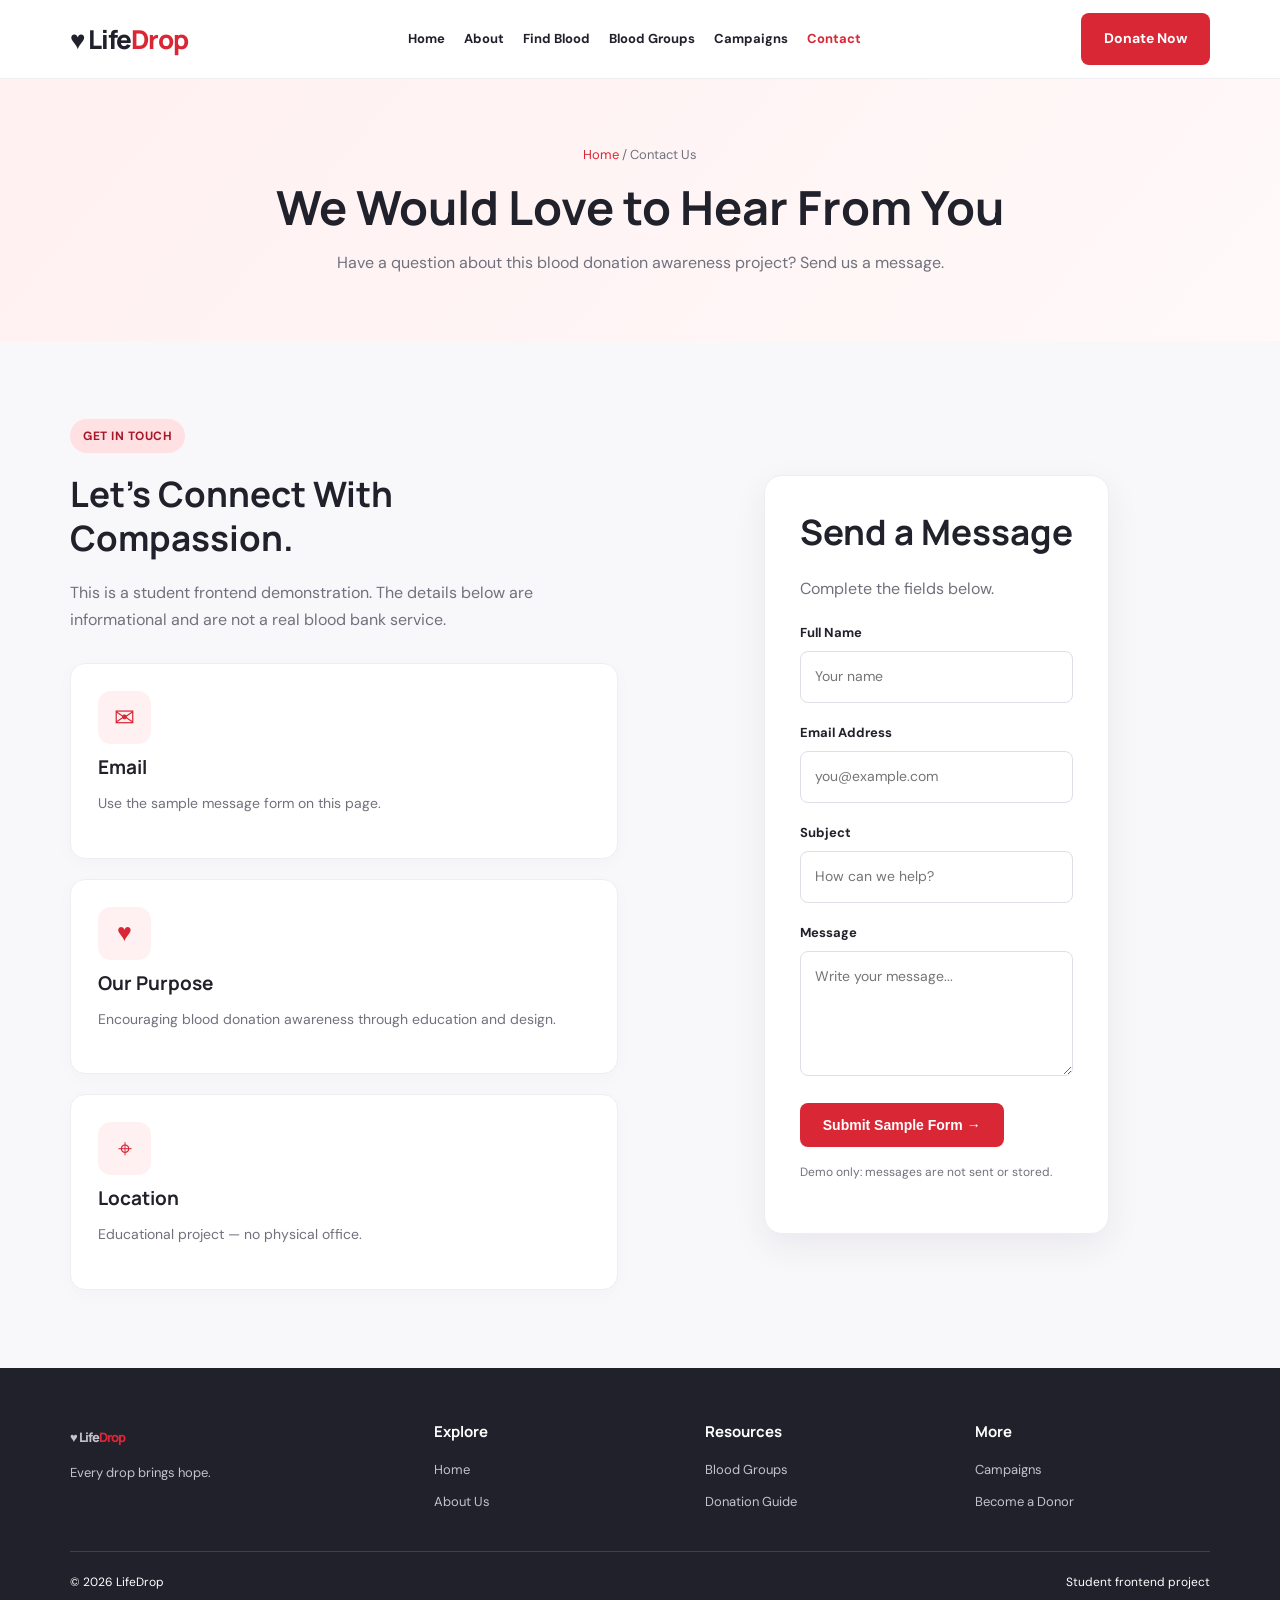
<file: contact.html>
<!DOCTYPE html>
<html lang="en">
<head>
<meta charset="UTF-8">
<meta name="viewport" content="width=device-width, initial-scale=1.0">
<title>Contact Us | LifeDrop</title>
<link rel="stylesheet" href="style.css">
</head>
<body>
<header class="navbar"><nav class="container nav-inner">
<a class="logo" href="index.html">♥ Life<span>Drop</span></a>
<div class="nav-links"><a href="index.html">Home</a><a href="about.html">About</a><a href="find-blood.html">Find Blood</a><a href="blood-groups.html">Blood Groups</a><a href="campaigns.html">Campaigns</a><a class="active" href="contact.html">Contact</a></div>
<a href="donate.html" class="btn btn-primary">Donate Now</a>
</nav></header>

<section class="page-hero"><div class="container">
<p class="breadcrumb"><a href="index.html">Home</a> / Contact Us</p>
<h1>We Would Love to Hear From You</h1>
<p>Have a question about this blood donation awareness project? Send us a message.</p>
</div></section>

<section class="section section-soft"><div class="container split">
<div><span class="eyebrow">GET IN TOUCH</span><h2>Let's Connect With Compassion.</h2><p class="muted">This is a student frontend demonstration. The details below are informational and are not a real blood bank service.</p>
<div class="card mt-30"><div class="icon-box">✉</div><h3>Email</h3><p>Use the sample message form on this page.</p></div>
<div class="card mt-20"><div class="icon-box">♥</div><h3>Our Purpose</h3><p>Encouraging blood donation awareness through education and design.</p></div>
<div class="card mt-20"><div class="icon-box">⌖</div><h3>Location</h3><p>Educational project — no physical office.</p></div>
</div>
<div class="form-card">
<h2>Send a Message</h2><p class="muted mt-20">Complete the fields below.</p>
<form action="#" method="get">
<div class="form-group mt-20"><label for="name">Full Name</label><input id="name" name="name" type="text" placeholder="Your name" required></div>
<div class="form-group"><label for="email">Email Address</label><input id="email" name="email" type="email" placeholder="you@example.com" required></div>
<div class="form-group"><label for="subject">Subject</label><input id="subject" name="subject" type="text" placeholder="How can we help?"></div>
<div class="form-group"><label for="message">Message</label><textarea id="message" name="message" placeholder="Write your message..." required></textarea></div>
<button class="btn btn-primary" type="submit">Submit Sample Form →</button>
<p class="form-note">Demo only: messages are not sent or stored.</p>
</form>
</div>
</div></section>

<footer class="footer"><div class="container"><div class="footer-grid">
<div><a class="logo" href="index.html">♥ Life<span>Drop</span></a><p>Every drop brings hope.</p></div>
<div><h3>Explore</h3><div class="footer-links"><a href="index.html">Home</a><a href="about.html">About Us</a></div></div>
<div><h3>Resources</h3><div class="footer-links"><a href="blood-groups.html">Blood Groups</a><a href="donation-guide.html">Donation Guide</a></div></div>
<div><h3>More</h3><div class="footer-links"><a href="campaigns.html">Campaigns</a><a href="donate.html">Become a Donor</a></div></div>
</div><div class="footer-bottom"><span>© 2026 LifeDrop</span><span>Student frontend project</span></div></div></footer>
</body>
</html>
</file>
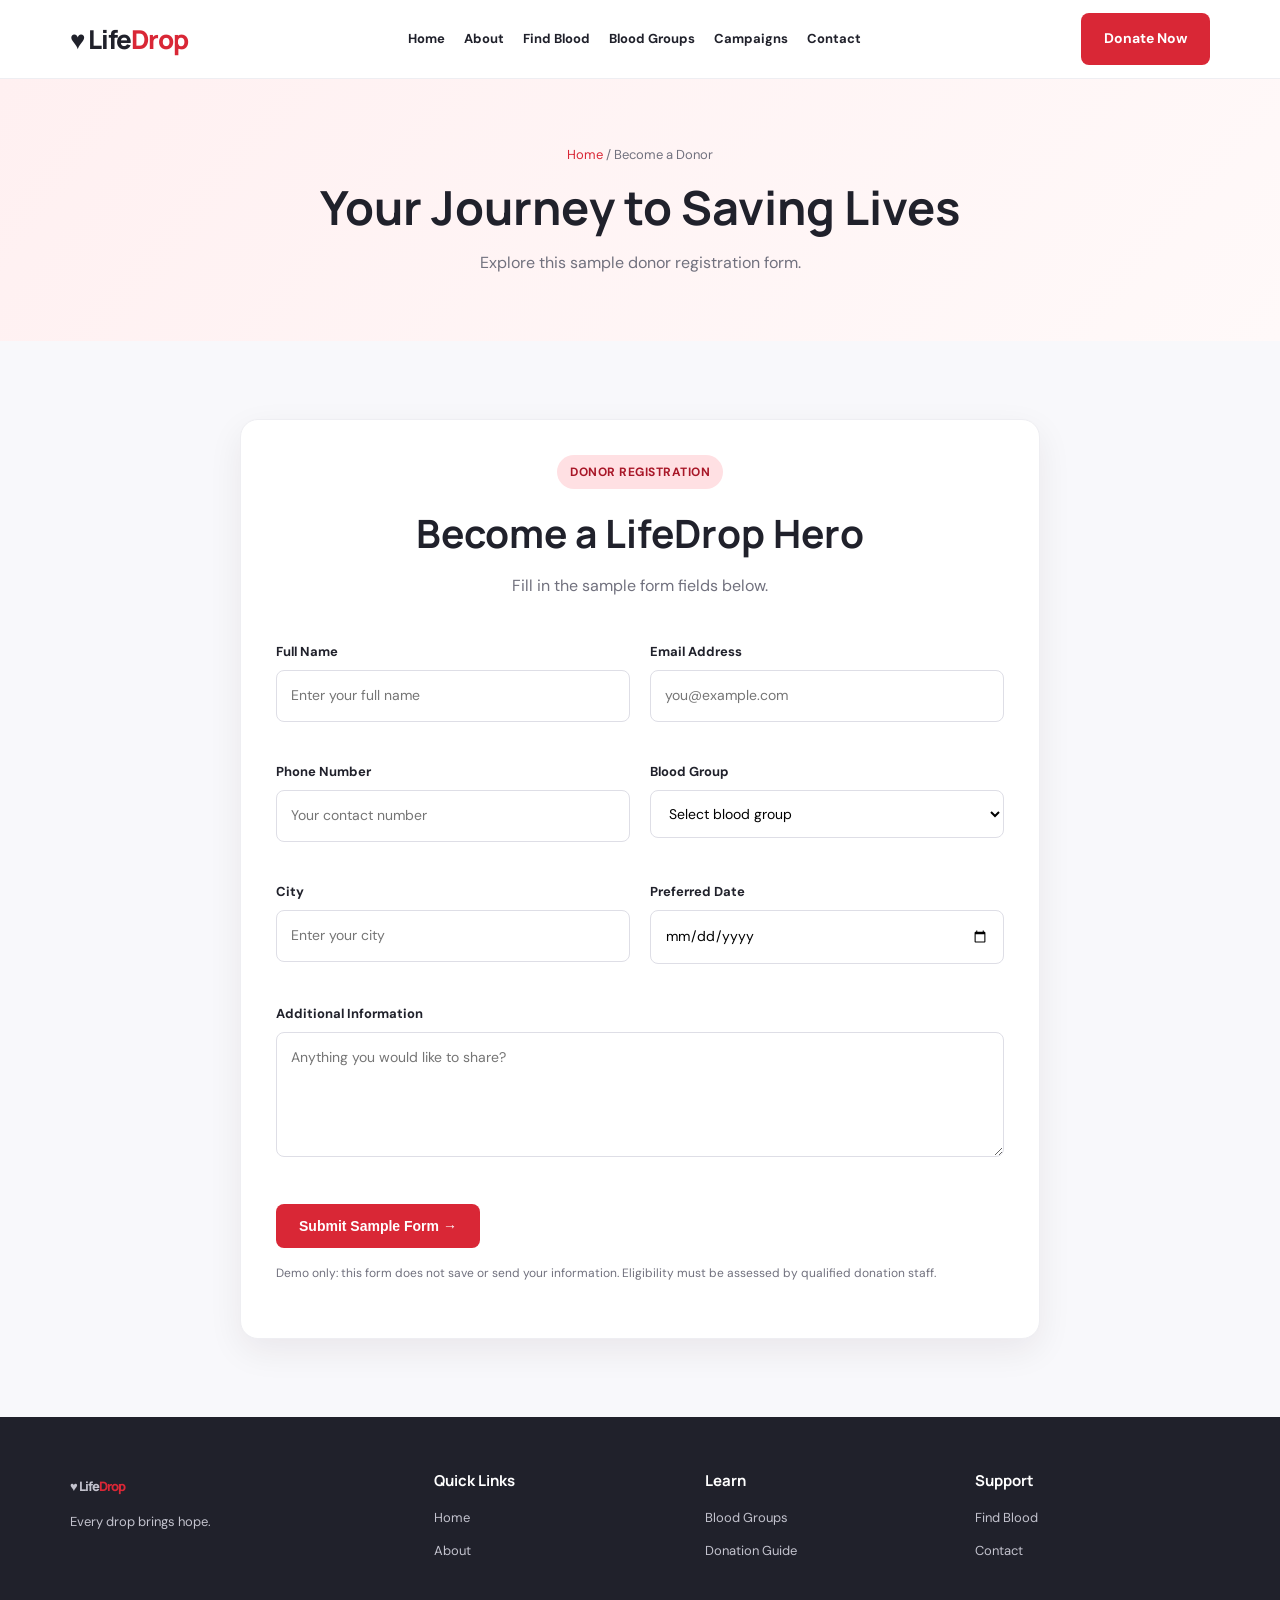
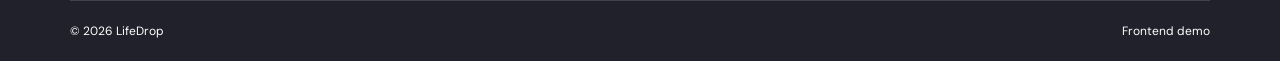
<file: donate.html>
<!DOCTYPE html>
<html lang="en">
<head>
<meta charset="UTF-8">
<meta name="viewport" content="width=device-width, initial-scale=1.0">
<title>Become a Donor | LifeDrop</title>
<link rel="stylesheet" href="style.css">
</head>
<body>
<header class="navbar"><nav class="container nav-inner">
<a class="logo" href="index.html">♥ Life<span>Drop</span></a>
<div class="nav-links"><a href="index.html">Home</a><a href="about.html">About</a><a href="find-blood.html">Find Blood</a><a href="blood-groups.html">Blood Groups</a><a href="campaigns.html">Campaigns</a><a href="contact.html">Contact</a></div>
<a href="donate.html" class="btn btn-primary">Donate Now</a>
</nav></header>

<section class="page-hero"><div class="container">
<p class="breadcrumb"><a href="index.html">Home</a> / Become a Donor</p>
<h1>Your Journey to Saving Lives</h1>
<p>Explore this sample donor registration form.</p>
</div></section>

<section class="section section-soft"><div class="container">
<div class="form-card">
<div class="section-head"><span class="eyebrow">DONOR REGISTRATION</span><h2>Become a LifeDrop Hero</h2><p>Fill in the sample form fields below.</p></div>
<form action="#" method="get">
<div class="form-grid">
<div class="form-group"><label for="name">Full Name</label><input id="name" name="name" type="text" placeholder="Enter your full name" required></div>
<div class="form-group"><label for="email">Email Address</label><input id="email" name="email" type="email" placeholder="you@example.com" required></div>
<div class="form-group"><label for="phone">Phone Number</label><input id="phone" name="phone" type="tel" placeholder="Your contact number"></div>
<div class="form-group"><label for="blood">Blood Group</label><select id="blood" name="blood" required><option value="">Select blood group</option><option>A+</option><option>A-</option><option>B+</option><option>B-</option><option>AB+</option><option>AB-</option><option>O+</option><option>O-</option></select></div>
<div class="form-group"><label for="city">City</label><input id="city" name="city" type="text" placeholder="Enter your city"></div>
<div class="form-group"><label for="date">Preferred Date</label><input id="date" name="date" type="date"></div>
<div class="form-group full"><label for="message">Additional Information</label><textarea id="message" name="message" placeholder="Anything you would like to share?"></textarea></div>
<div class="form-group full"><button type="submit" class="btn btn-primary">Submit Sample Form →</button><p class="form-note">Demo only: this form does not save or send your information. Eligibility must be assessed by qualified donation staff.</p></div>
</div>
</form>
</div>
</div></section>

<footer class="footer"><div class="container"><div class="footer-grid">
<div><a class="logo" href="index.html">♥ Life<span>Drop</span></a><p>Every drop brings hope.</p></div>
<div><h3>Quick Links</h3><div class="footer-links"><a href="index.html">Home</a><a href="about.html">About</a></div></div>
<div><h3>Learn</h3><div class="footer-links"><a href="blood-groups.html">Blood Groups</a><a href="donation-guide.html">Donation Guide</a></div></div>
<div><h3>Support</h3><div class="footer-links"><a href="find-blood.html">Find Blood</a><a href="contact.html">Contact</a></div></div>
</div><div class="footer-bottom"><span>© 2026 LifeDrop</span><span>Frontend demo</span></div></div></footer>
</body>
</html>
</file>
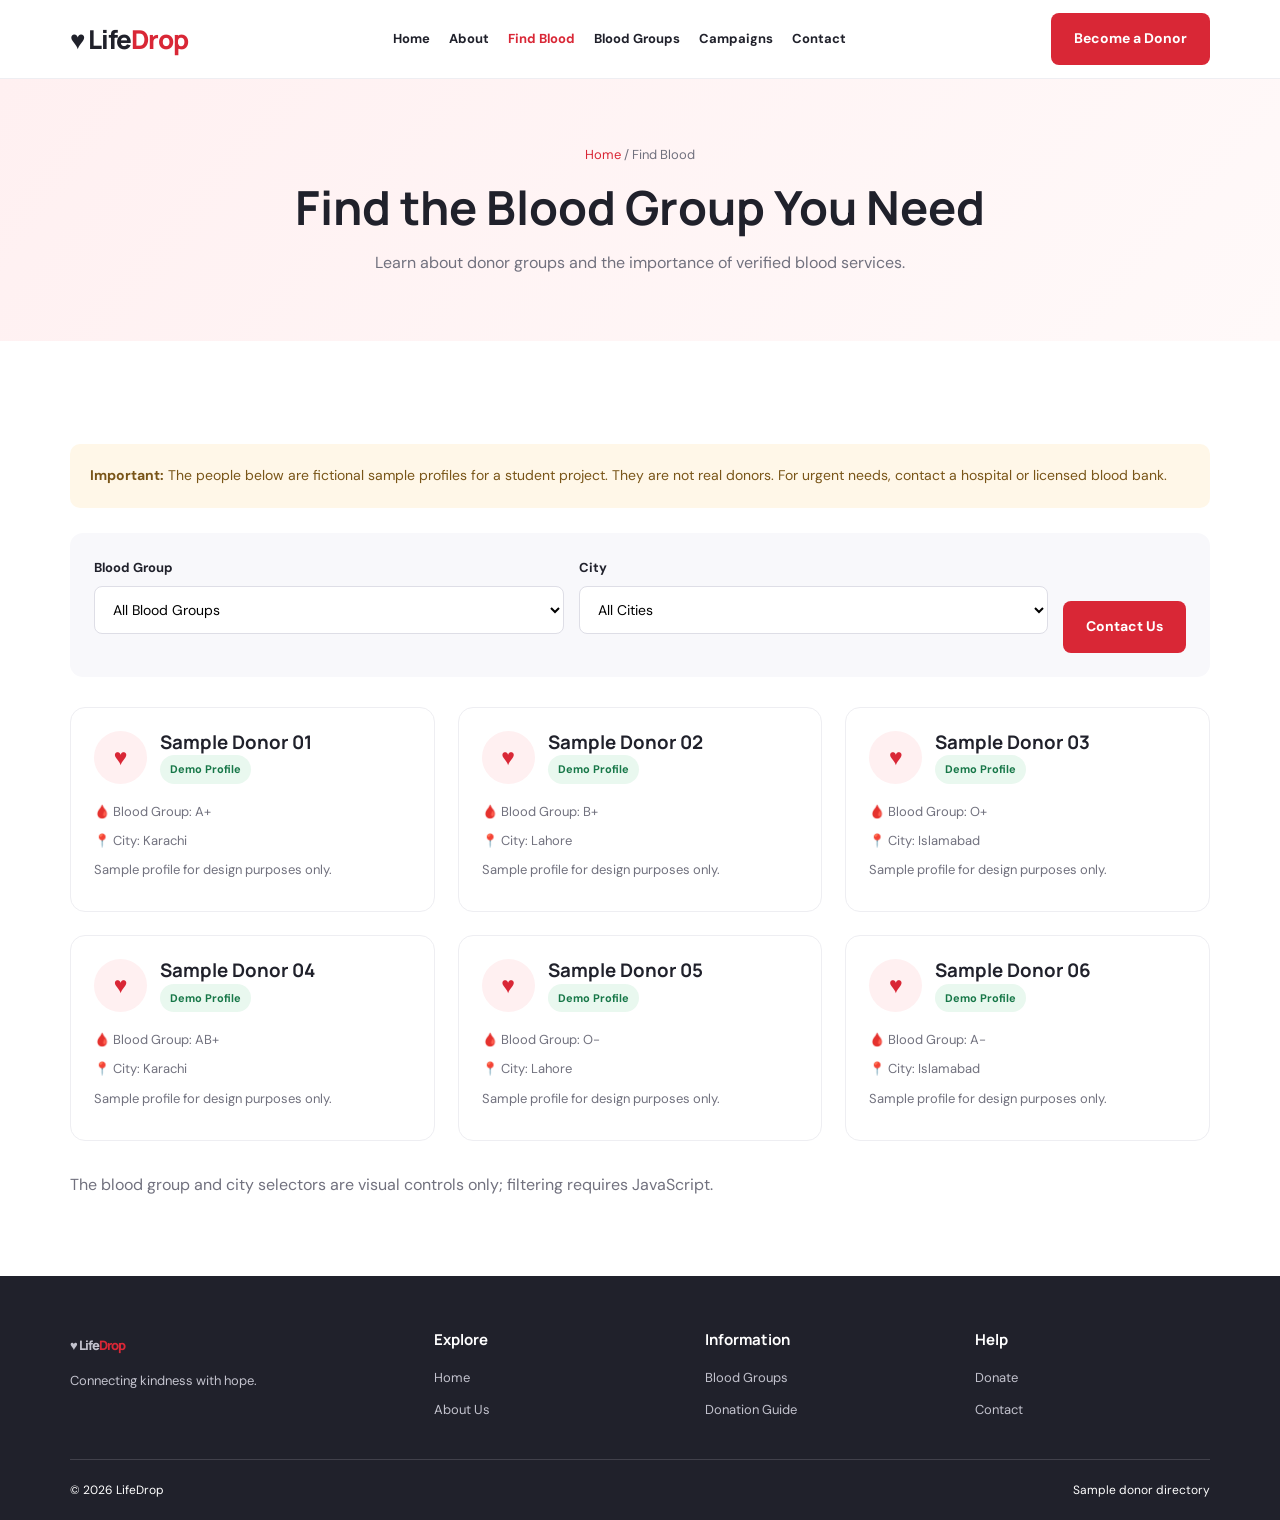
<file: find-blood.html>
<!DOCTYPE html>
<html lang="en">
<head>
<meta charset="UTF-8">
<meta name="viewport" content="width=device-width, initial-scale=1.0">
<title>Find Blood | LifeDrop</title>
<link rel="stylesheet" href="style.css">
</head>
<body>
<header class="navbar"><nav class="container nav-inner">
<a class="logo" href="index.html">♥ Life<span>Drop</span></a>
<div class="nav-links"><a href="index.html">Home</a><a href="about.html">About</a><a class="active" href="find-blood.html">Find Blood</a><a href="blood-groups.html">Blood Groups</a><a href="campaigns.html">Campaigns</a><a href="contact.html">Contact</a></div>
<a href="donate.html" class="btn btn-primary">Become a Donor</a>
</nav></header>

<section class="page-hero"><div class="container">
<p class="breadcrumb"><a href="index.html">Home</a> / Find Blood</p>
<h1>Find the Blood Group You Need</h1>
<p>Learn about donor groups and the importance of verified blood services.</p>
</div></section>

<section class="section"><div class="container">
<div class="notice"><strong>Important:</strong> The people below are fictional sample profiles for a student project. They are not real donors. For urgent needs, contact a hospital or licensed blood bank.</div>
<div class="filter-bar">
<div class="form-group"><label for="group">Blood Group</label><select id="group"><option>All Blood Groups</option><option>A+</option><option>A-</option><option>B+</option><option>B-</option><option>AB+</option><option>AB-</option><option>O+</option><option>O-</option></select></div>
<div class="form-group"><label for="city">City</label><select id="city"><option>All Cities</option><option>Karachi</option><option>Lahore</option><option>Islamabad</option></select></div>
<a href="contact.html" class="btn btn-primary">Contact Us</a>
</div>

<div class="cards">
<article class="donor-card"><div class="donor-top"><div class="avatar">♥</div><div><h3>Sample Donor 01</h3><span class="tag">Demo Profile</span></div></div><p>🩸 Blood Group: A+</p><p>📍 City: Karachi</p><p>Sample profile for design purposes only.</p></article>
<article class="donor-card"><div class="donor-top"><div class="avatar">♥</div><div><h3>Sample Donor 02</h3><span class="tag">Demo Profile</span></div></div><p>🩸 Blood Group: B+</p><p>📍 City: Lahore</p><p>Sample profile for design purposes only.</p></article>
<article class="donor-card"><div class="donor-top"><div class="avatar">♥</div><div><h3>Sample Donor 03</h3><span class="tag">Demo Profile</span></div></div><p>🩸 Blood Group: O+</p><p>📍 City: Islamabad</p><p>Sample profile for design purposes only.</p></article>
<article class="donor-card"><div class="donor-top"><div class="avatar">♥</div><div><h3>Sample Donor 04</h3><span class="tag">Demo Profile</span></div></div><p>🩸 Blood Group: AB+</p><p>📍 City: Karachi</p><p>Sample profile for design purposes only.</p></article>
<article class="donor-card"><div class="donor-top"><div class="avatar">♥</div><div><h3>Sample Donor 05</h3><span class="tag">Demo Profile</span></div></div><p>🩸 Blood Group: O-</p><p>📍 City: Lahore</p><p>Sample profile for design purposes only.</p></article>
<article class="donor-card"><div class="donor-top"><div class="avatar">♥</div><div><h3>Sample Donor 06</h3><span class="tag">Demo Profile</span></div></div><p>🩸 Blood Group: A-</p><p>📍 City: Islamabad</p><p>Sample profile for design purposes only.</p></article>
</div>
<p class="muted mt-30">The blood group and city selectors are visual controls only; filtering requires JavaScript.</p>
</div></section>

<footer class="footer"><div class="container"><div class="footer-grid">
<div><a class="logo" href="index.html">♥ Life<span>Drop</span></a><p>Connecting kindness with hope.</p></div>
<div><h3>Explore</h3><div class="footer-links"><a href="index.html">Home</a><a href="about.html">About Us</a></div></div>
<div><h3>Information</h3><div class="footer-links"><a href="blood-groups.html">Blood Groups</a><a href="donation-guide.html">Donation Guide</a></div></div>
<div><h3>Help</h3><div class="footer-links"><a href="donate.html">Donate</a><a href="contact.html">Contact</a></div></div>
</div><div class="footer-bottom"><span>© 2026 LifeDrop</span><span>Sample donor directory</span></div></div></footer>
</body>
</html>
</file>
<file: style.css>
@import url('https://fonts.googleapis.com/css2?family=DM+Sans:wght@400;500;600;700&family=Manrope:wght@400;500;600;700;800&display=swap');

:root {
  --red: #d92736;
  --dark-red: #a81728;
  --pink: #fff0f1;
  --dark: #20212b;
  --muted: #71717e;
  --white: #fff;
  --light: #f8f8fb;
  --border: #eeeeF2;
  --green: #18865b;
  --shadow: 0 12px 35px rgba(40, 20, 30, .07);
}

* {
  margin: 0;
  padding: 0;
  box-sizing: border-box;
}

html {
  scroll-behavior: smooth;
}

body {
  font-family: 'DM Sans', sans-serif;
  color: var(--dark);
  background: var(--white);
  line-height: 1.7;
}

h1, h2, h3, h4 {
  font-family: 'Manrope', sans-serif;
  line-height: 1.25;
}

a {
  text-decoration: none;
  color: inherit;
}

img {
  max-width: 100%;
  display: block;
}

.container {
  width: min(1140px, 90%);
  margin: auto;
}

.topbar {
  background: var(--dark);
  color: white;
  padding: 8px 0;
  font-size: 13px;
}

.topbar .container {
  display: flex;
  justify-content: space-between;
  gap: 15px;
  flex-wrap: wrap;
}

.navbar {
  background: white;
  border-bottom: 1px solid var(--border);
  position: sticky;
  top: 0;
  z-index: 10;
}

.nav-inner {
  min-height: 78px;
  display: flex;
  align-items: center;
  justify-content: space-between;
  gap: 20px;
}

.logo {
  font-family: 'Manrope', sans-serif;
  font-size: 26px;
  font-weight: 800;
  letter-spacing: -1px;
}

.logo span {
  color: var(--red);
}

.logo-mark {
  display: inline-block;
  color: var(--red);
  margin-right: 5px;
}

.nav-links {
  display: flex;
  align-items: center;
  gap: 19px;
  flex-wrap: wrap;
  font-size: 13px;
  font-weight: 700;
}

.nav-links a:hover,
.nav-links a.active {
  color: var(--red);
}

.btn {
  display: inline-flex;
  align-items: center;
  justify-content: center;
  padding: 13px 22px;
  border-radius: 8px;
  font-weight: 700;
  font-size: 14px;
  border: 1px solid transparent;
  transition: .2s;
  cursor: pointer;
}

.btn-primary {
  background: var(--red);
  color: white;
}

.btn-primary:hover {
  background: var(--dark-red);
  transform: translateY(-2px);
}

.btn-outline {
  border-color: #dedee5;
  background: white;
}

.btn-outline:hover {
  border-color: var(--red);
  color: var(--red);
}

.btn-white {
  background: white;
  color: var(--red);
}

.hero {
  padding: 78px 0;
  background: linear-gradient(120deg, #fff3f3, #fff 68%);
  overflow: hidden;
}

.hero-grid {
  display: grid;
  grid-template-columns: 1.05fr .95fr;
  align-items: center;
  gap: 55px;
}

.eyebrow {
  display: inline-block;
  background: #ffe0e3;
  color: var(--dark-red);
  font-weight: 700;
  font-size: 12px;
  padding: 7px 13px;
  border-radius: 30px;
  margin-bottom: 20px;
  letter-spacing: .5px;
}

.hero h1 {
  font-size: clamp(36px, 5vw, 59px);
  letter-spacing: -2px;
  margin-bottom: 20px;
}

.hero h1 span {
  color: var(--red);
}

.hero p {
  color: var(--muted);
  max-width: 520px;
  margin-bottom: 27px;
}

.btn-row {
  display: flex;
  gap: 12px;
  flex-wrap: wrap;
}

.hero-image {
  position: relative;
}

.hero-image img {
  width: 100%;
  height: 410px;
  object-fit: cover;
  border-radius: 24px;
  box-shadow: var(--shadow);
}

.floating-card {
  position: absolute;
  bottom: 20px;
  left: -22px;
  background: white;
  padding: 17px 22px;
  border-radius: 13px;
  box-shadow: var(--shadow);
  font-size: 13px;
}

.floating-card strong {
  display: block;
  font-size: 22px;
  color: var(--red);
}

.section {
  padding: 78px 0;
}

.section-soft {
  background: var(--light);
}

.section-head {
  text-align: center;
  max-width: 660px;
  margin: 0 auto 42px;
}

.section-head h2 {
  font-size: clamp(27px, 3.5vw, 39px);
  margin-bottom: 14px;
}

.section-head p,
.muted {
  color: var(--muted);
}

.cards {
  display: grid;
  grid-template-columns: repeat(3, 1fr);
  gap: 23px;
}

.card {
  background: white;
  padding: 27px;
  border: 1px solid var(--border);
  border-radius: 15px;
  box-shadow: 0 5px 20px rgba(20, 20, 30, .025);
}

.card:hover {
  box-shadow: var(--shadow);
  transform: translateY(-3px);
  transition: .2s;
}

.card h3 {
  margin: 12px 0;
  font-size: 19px;
}

.card p {
  color: var(--muted);
  font-size: 14px;
}

.icon-box {
  width: 53px;
  height: 53px;
  background: var(--pink);
  color: var(--red);
  display: grid;
  place-items: center;
  border-radius: 13px;
  font-size: 25px;
}

.stats {
  display: grid;
  grid-template-columns: repeat(4, 1fr);
  gap: 20px;
  padding: 34px;
  background: var(--red);
  color: white;
  border-radius: 18px;
  margin-top: -10px;
}

.stat {
  text-align: center;
}

.stat strong {
  display: block;
  font-size: 32px;
  font-family: 'Manrope', sans-serif;
}

.stat span {
  font-size: 13px;
  opacity: .9;
}

.cta {
  padding: 48px;
  border-radius: 20px;
  color: white;
  background: linear-gradient(120deg, #bd1d30, #ed4755);
  display: flex;
  justify-content: space-between;
  align-items: center;
  gap: 25px;
}

.cta h2 {
  font-size: clamp(26px, 3vw, 36px);
  margin-bottom: 10px;
}

.cta p {
  color: #ffe5e8;
}

.page-hero {
  padding: 65px 0;
  text-align: center;
  background: linear-gradient(130deg, #fff0f1, #fff9f9);
}

.page-hero h1 {
  font-size: clamp(34px, 4vw, 47px);
  margin-bottom: 12px;
}

.page-hero p {
  color: var(--muted);
}

.breadcrumb {
  color: var(--muted);
  font-size: 13px;
  margin-bottom: 12px;
}

.breadcrumb a {
  color: var(--red);
}

.split {
  display: grid;
  grid-template-columns: 1fr 1fr;
  gap: 45px;
  align-items: center;
}

.split img {
  width: 100%;
  height: 360px;
  object-fit: cover;
  border-radius: 18px;
}

.split h2 {
  font-size: 35px;
  margin-bottom: 18px;
}

.split p {
  color: var(--muted);
  margin-bottom: 15px;
}

.check-list {
  list-style: none;
  margin: 20px 0;
}

.check-list li {
  margin: 10px 0;
}

.check-list li::before {
  content: "✓";
  color: var(--green);
  font-weight: 800;
  margin-right: 10px;
}

.form-card {
  max-width: 800px;
  margin: auto;
  padding: 35px;
  background: white;
  border: 1px solid var(--border);
  border-radius: 18px;
  box-shadow: var(--shadow);
}

.form-grid {
  display: grid;
  grid-template-columns: 1fr 1fr;
  gap: 20px;
}

.form-group {
  margin-bottom: 19px;
}

.form-group.full {
  grid-column: 1 / -1;
}

label {
  display: block;
  font-weight: 700;
  font-size: 13px;
  margin-bottom: 7px;
}

input, select, textarea {
  width: 100%;
  padding: 13px 14px;
  border: 1px solid #dedee6;
  border-radius: 8px;
  font: inherit;
  font-size: 14px;
  outline: none;
  background: white;
}

input:focus, select:focus, textarea:focus {
  border-color: var(--red);
  box-shadow: 0 0 0 3px #d9273614;
}

textarea {
  resize: vertical;
  min-height: 125px;
}

.form-note {
  font-size: 12px;
  color: var(--muted);
  margin-top: 15px;
}

.blood-grid {
  display: grid;
  grid-template-columns: repeat(4, 1fr);
  gap: 20px;
}

.blood-card {
  background: white;
  border: 1px solid var(--border);
  border-radius: 15px;
  text-align: center;
  padding: 25px 15px;
}

.blood-type {
  display: grid;
  place-items: center;
  width: 70px;
  height: 70px;
  margin: 0 auto 14px;
  border-radius: 50%;
  background: var(--pink);
  color: var(--red);
  font-family: 'Manrope', sans-serif;
  font-size: 24px;
  font-weight: 800;
}

.blood-card p {
  color: var(--muted);
  font-size: 13px;
}

.blood-card h3 {
  margin-bottom: 7px;
}

.filter-bar {
  display: grid;
  grid-template-columns: 1fr 1fr auto;
  gap: 15px;
  align-items: end;
  padding: 24px;
  background: var(--light);
  border-radius: 13px;
  margin-bottom: 30px;
}

.donor-card {
  border: 1px solid var(--border);
  border-radius: 15px;
  padding: 23px;
  background: white;
}

.donor-top {
  display: flex;
  align-items: center;
  gap: 13px;
  margin-bottom: 17px;
}

.avatar {
  width: 53px;
  height: 53px;
  display: grid;
  place-items: center;
  border-radius: 50%;
  background: var(--pink);
  color: var(--red);
  font-size: 23px;
}

.donor-card p {
  color: var(--muted);
  font-size: 13px;
  margin: 7px 0;
}

.tag {
  display: inline-block;
  padding: 5px 10px;
  background: #e9f8ef;
  color: #177748;
  font-size: 11px;
  border-radius: 20px;
  font-weight: 700;
}

.campaign-card {
  padding: 0;
  overflow: hidden;
}

.campaign-card img {
  width: 100%;
  height: 210px;
  object-fit: cover;
}

.campaign-content {
  padding: 23px;
}

.campaign-meta {
  color: var(--red);
  font-size: 12px;
  font-weight: 700;
  margin-bottom: 10px;
}

.steps {
  display: grid;
  grid-template-columns: repeat(3, 1fr);
  gap: 22px;
}

.step-number {
  font-size: 33px;
  font-weight: 800;
  color: #f0b5bb;
  font-family: 'Manrope', sans-serif;
}

.notice {
  background: #fff7e8;
  color: #795518;
  padding: 20px;
  border-radius: 10px;
  margin: 25px 0;
  font-size: 14px;
}

.footer {
  background: #20212b;
  color: white;
  padding: 55px 0 20px;
}

.footer-grid {
  display: grid;
  grid-template-columns: 1.4fr 1fr 1fr 1fr;
  gap: 35px;
  margin-bottom: 38px;
}

.footer p, .footer a {
  color: #c3c3ce;
  font-size: 13px;
}

.footer h3 {
  font-size: 15px;
  margin-bottom: 17px;
}

.footer-links {
  display: grid;
  gap: 10px;
}

.footer .logo {
  display: inline-block;
  margin-bottom: 14px;
}

.footer-bottom {
  border-top: 1px solid #41414b;
  padding-top: 20px;
  display: flex;
  justify-content: space-between;
  gap: 15px;
  flex-wrap: wrap;
  font-size: 12px;
}

.text-center {
  text-align: center;
}

.mt-20 {
  margin-top: 20px;
}

.mt-30 {
  margin-top: 30px;
}

@media (max-width: 950px) {
  .nav-inner {
    padding: 15px 0;
    flex-direction: column;
  }

  .nav-links {
    justify-content: center;
  }

  .hero-grid, .split {
    grid-template-columns: 1fr;
  }

  .hero-image {
    margin-left: 20px;
  }

  .cards {
    grid-template-columns: repeat(2, 1fr);
  }

  .blood-grid {
    grid-template-columns: repeat(2, 1fr);
  }

  .footer-grid {
    grid-template-columns: repeat(2, 1fr);
  }
}

@media (max-width: 600px) {
  .hero {
    padding: 45px 0;
  }

  .hero h1 {
    letter-spacing: -1px;
  }

  .hero-image img {
    height: 280px;
  }

  .cards, .steps, .stats, .form-grid,
  .filter-bar, .footer-grid {
    grid-template-columns: 1fr;
  }

  .form-card {
    padding: 22px;
  }

  .section {
    padding: 50px 0;
  }

  .cta {
    padding: 30px 23px;
    align-items: flex-start;
    flex-direction: column;
  }

  .stats {
    gap: 25px;
  }

  .floating-card {
    left: -10px;
  }
}
</file>
